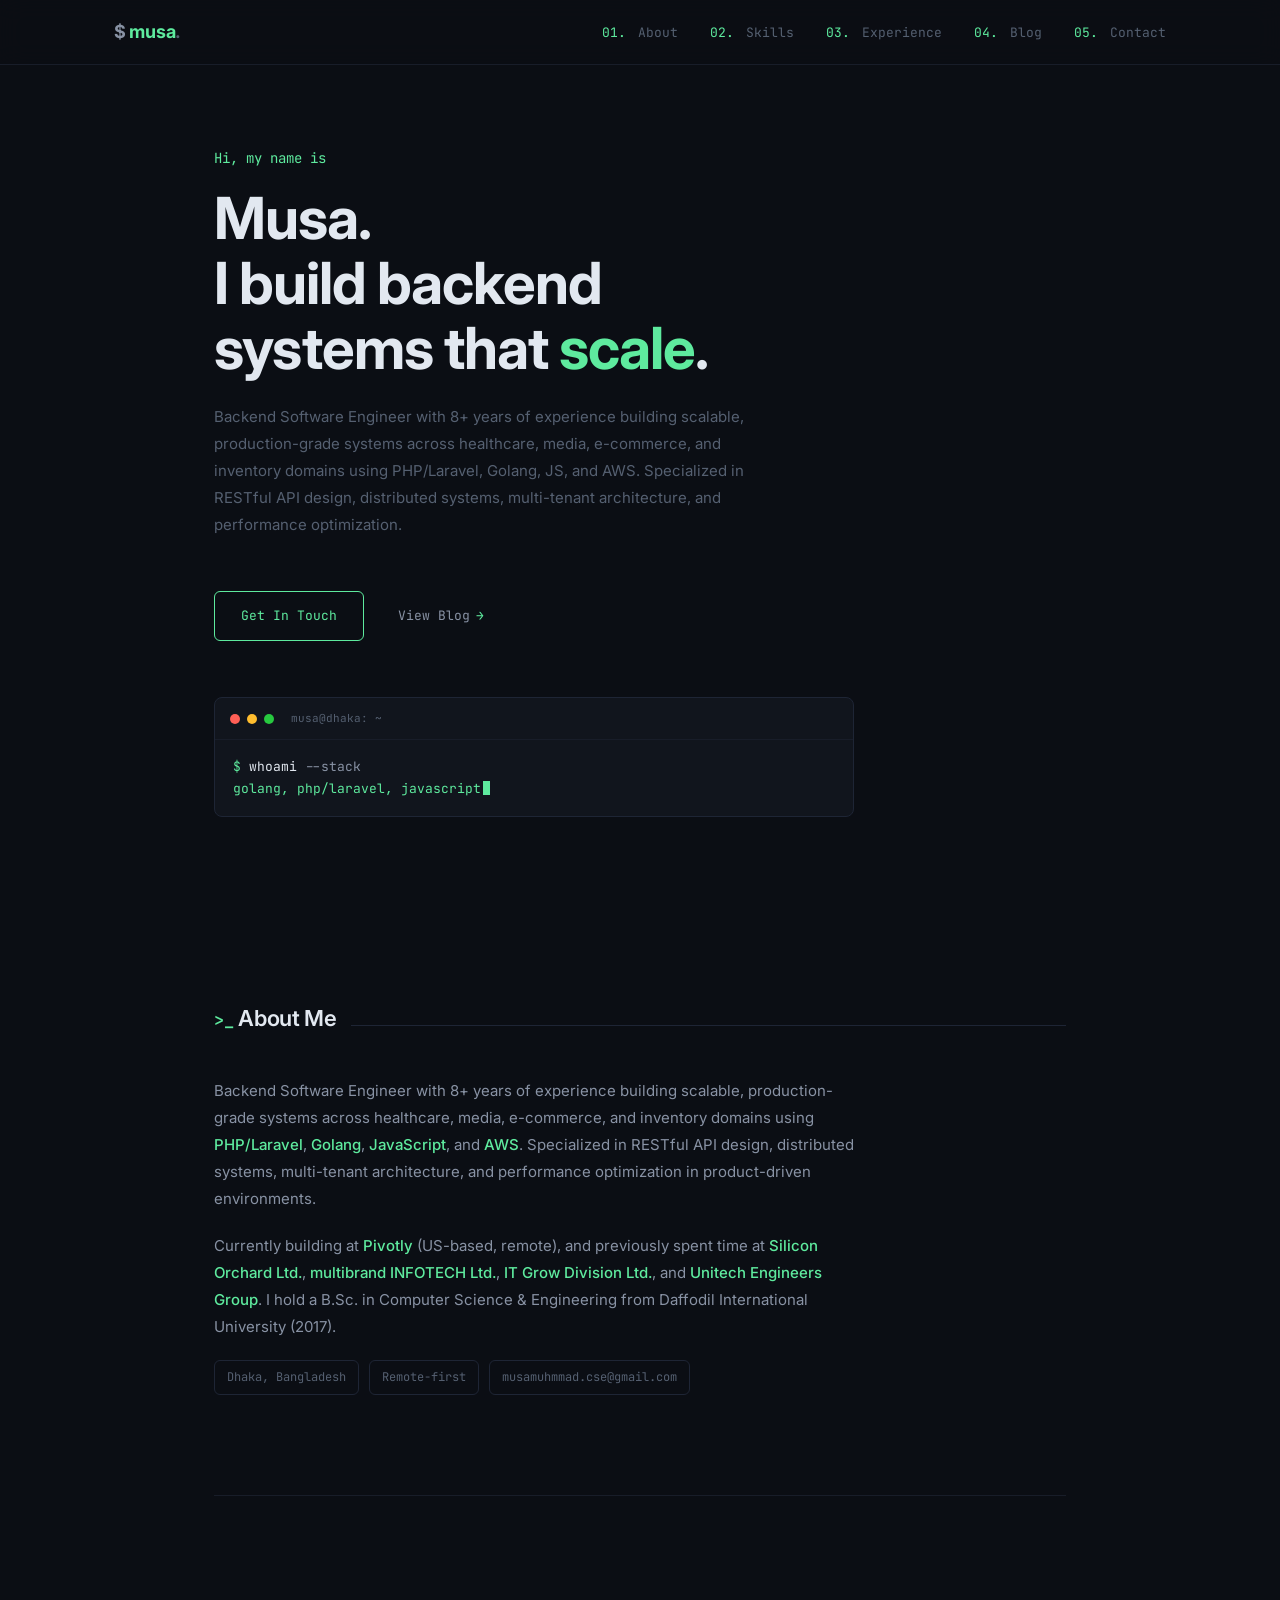
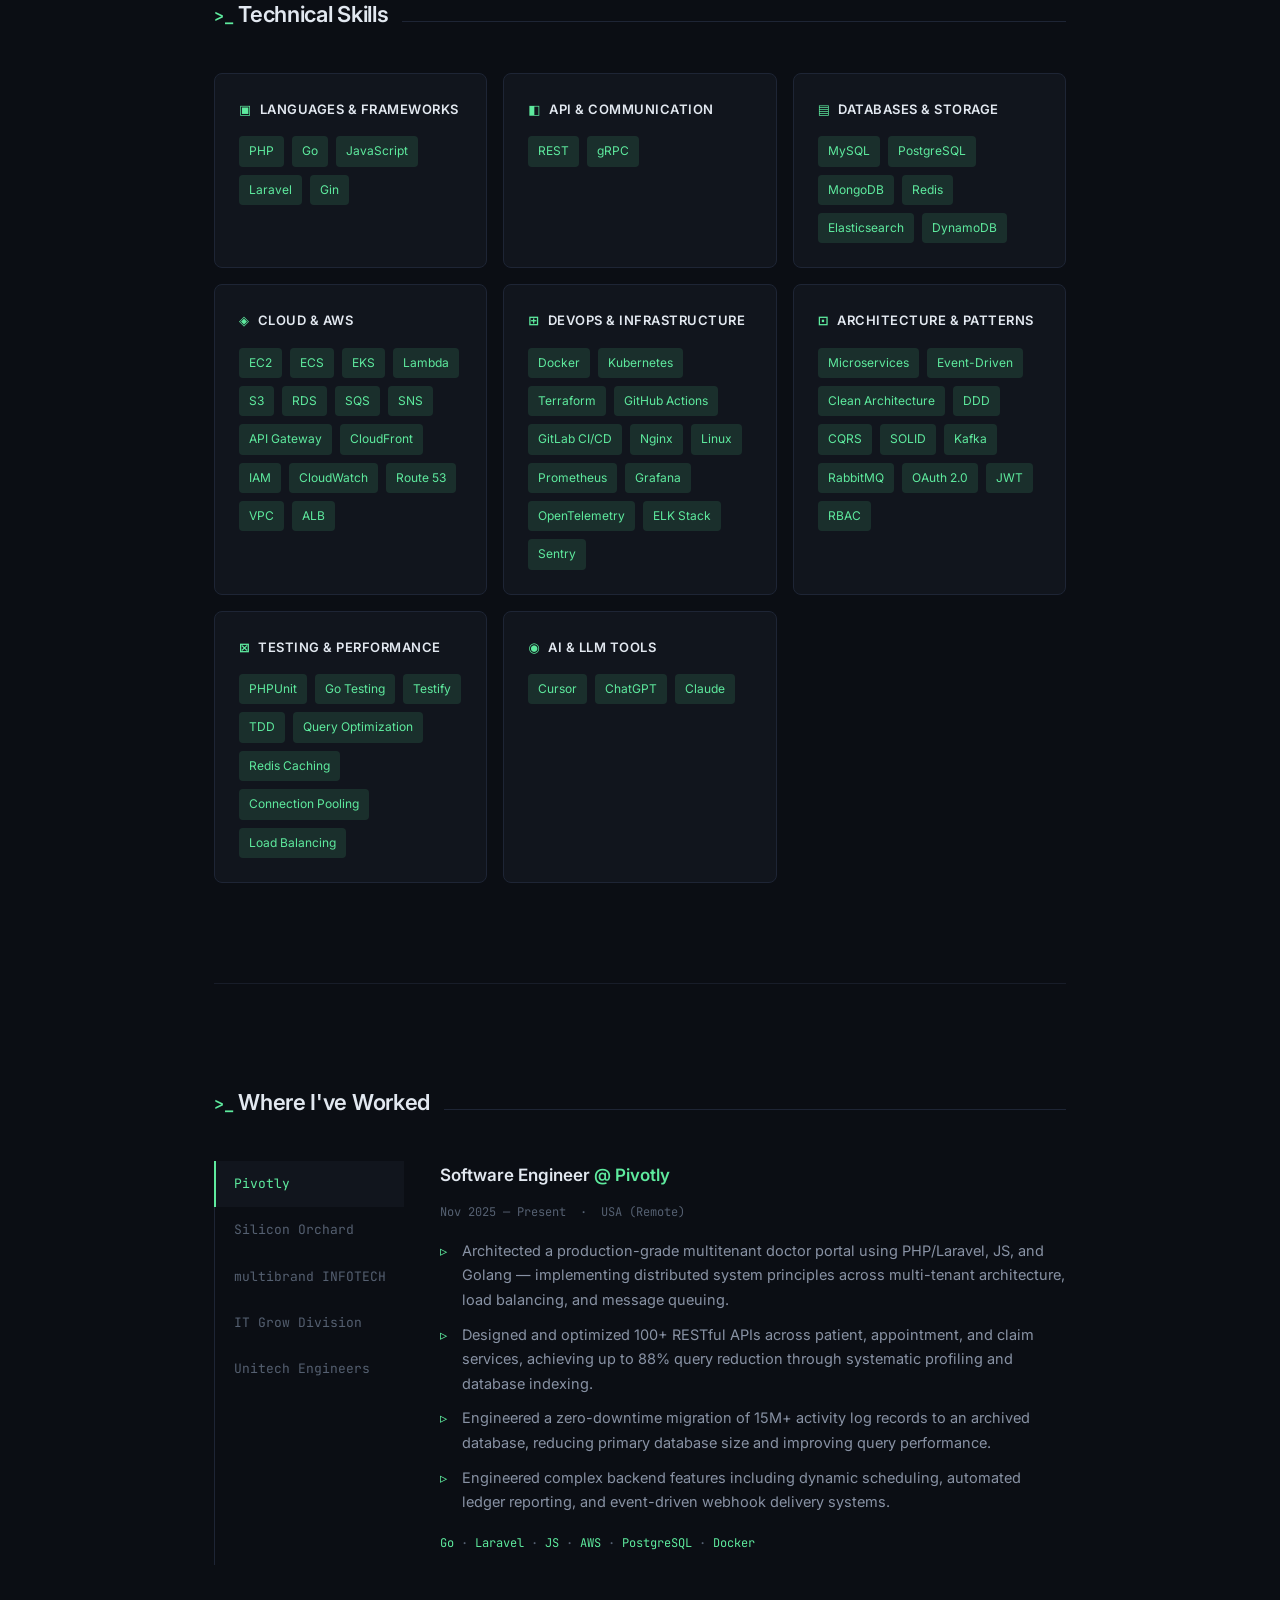
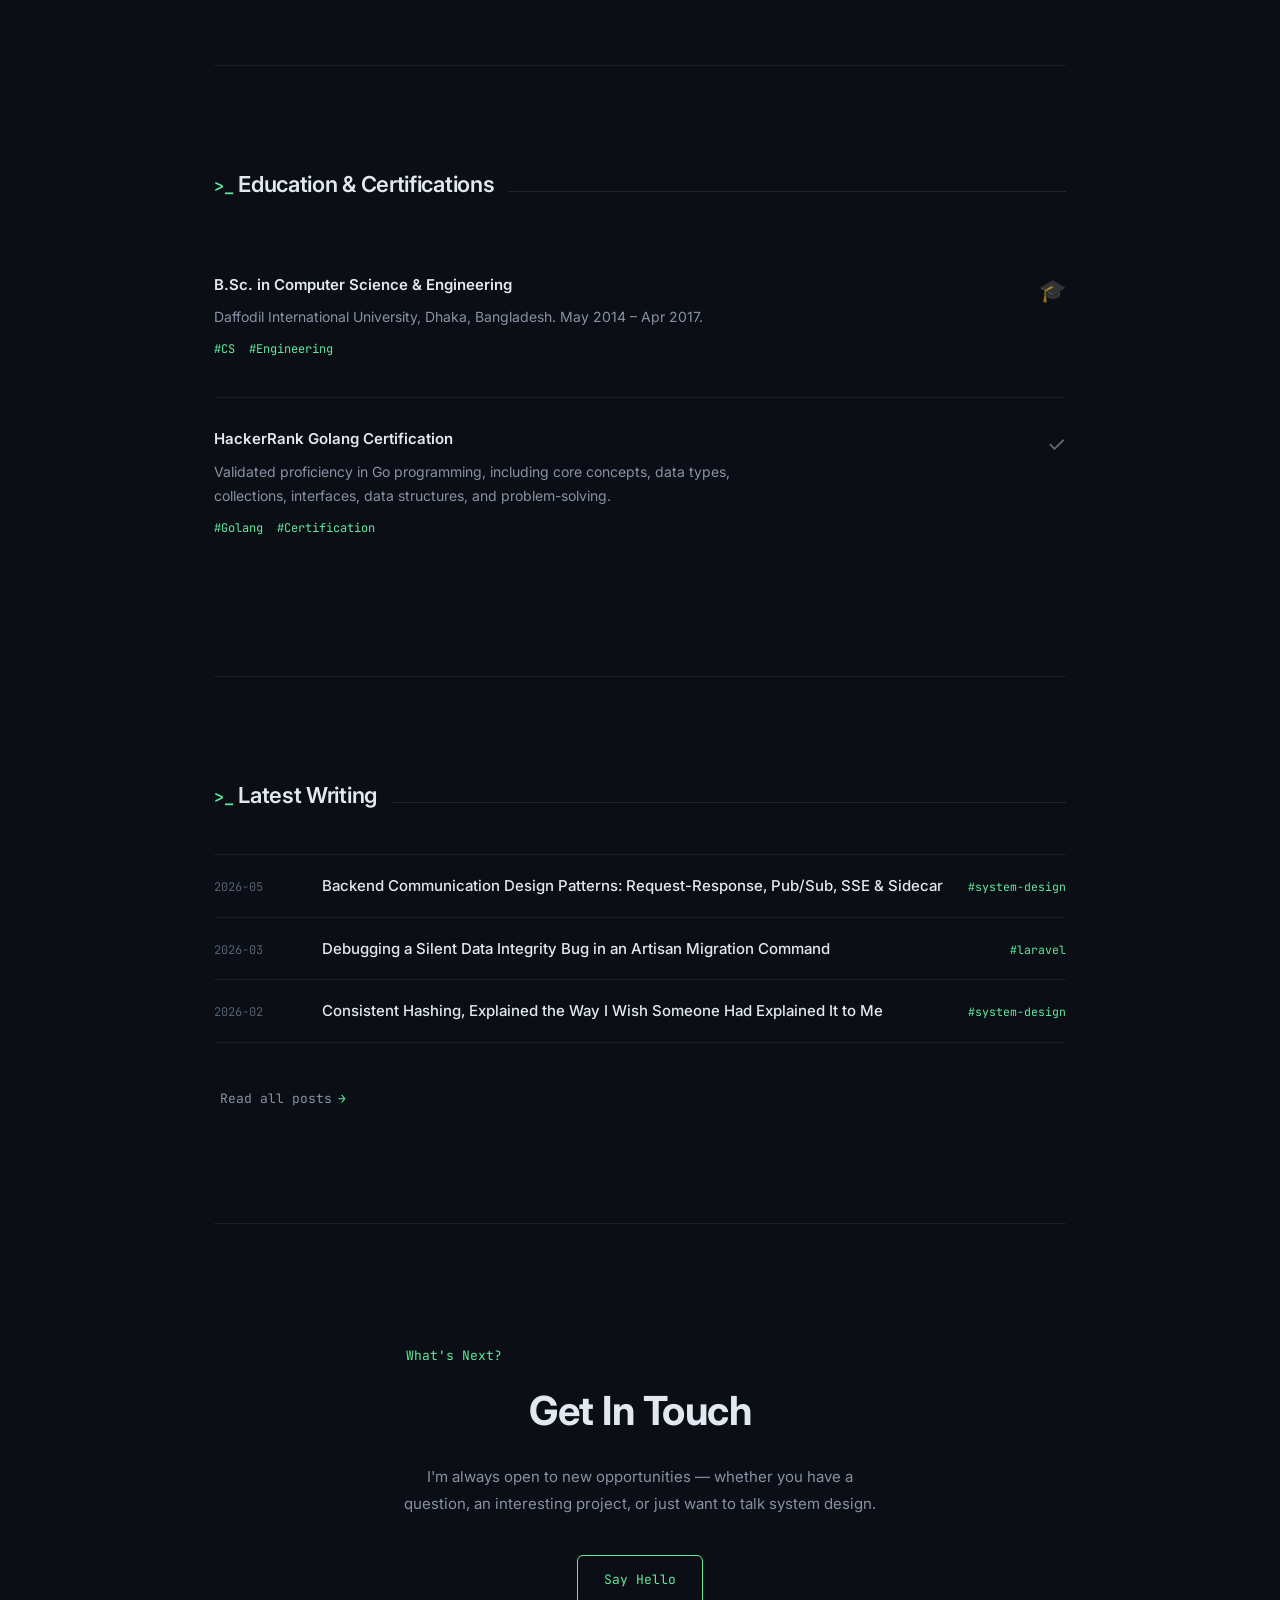
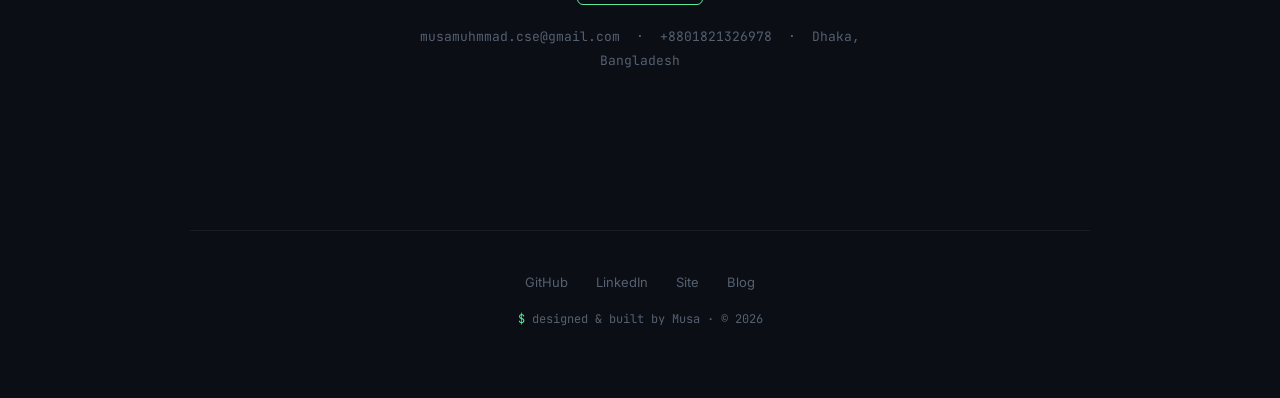
<file: index.html>
<!DOCTYPE html>
<html lang="en">
<head>
<meta charset="UTF-8">
<meta name="viewport" content="width=device-width, initial-scale=1.0">
<title>Musa — Backend Software Engineer</title>
<meta name="description" content="Md. Abu Musa — Backend Software Engineer specializing in PHP/Laravel, Golang, and AWS. 8+ years building scalable backend systems.">
<link rel="preconnect" href="https://fonts.googleapis.com">
<link href="https://fonts.googleapis.com/css2?family=Inter:wght@400;500;600;700&family=JetBrains+Mono:wght@400;500;600;700&display=swap" rel="stylesheet">
<link rel="stylesheet" href="style.css">
</head>
<body>

<header class="site-header">
  <div class="wrap">
    <a href="#" class="logo"><span class="dim">$</span> musa<span style="color:var(--text-dim)">.</span></a>
    <nav>
      <ul class="nav-links">
        <li><a href="#about"><span class="num">01.</span> About</a></li>
        <li><a href="#skills"><span class="num">02.</span> Skills</a></li>
        <li><a href="#experience"><span class="num">03.</span> Experience</a></li>
        <li><a href="blog.html"><span class="num">04.</span> Blog</a></li>
        <li><a href="#contact"><span class="num">05.</span> Contact</a></li>
      </ul>
    </nav>
  </div>
</header>

<main class="wrap">

  <section class="hero" id="home">
    <p class="eyebrow">Hi, my name is</p>
    <h1>Musa.<br>I build backend<br>systems that <span class="accent">scale</span>.</h1>
    <p class="lede">
      Backend Software Engineer with 8+ years of experience building scalable,
      production-grade systems across healthcare, media, e-commerce, and inventory
      domains using PHP/Laravel, Golang, JS, and AWS. Specialized in RESTful API design,
      distributed systems, multi-tenant architecture, and performance optimization.
    </p>
    <div class="cta-row">
      <a href="#contact" class="btn">Get In Touch</a>
      <a href="blog.html" class="btn-ghost">View Blog <span class="arrow">→</span></a>
    </div>

    <div class="terminal">
      <div class="tbar">
        <span class="dot"></span><span class="dot"></span><span class="dot"></span>
        <span class="tlabel">musa@dhaka: ~</span>
      </div>
      <pre><span class="prompt">$</span> <span class="command">whoami</span> --stack
<span data-type='["golang, php\/laravel, javascript","mysql, postgres, mongodb, redis","docker, k8s, terraform, aws"]'></span></pre>
    </div>
  </section>

  <section class="section about" id="about">
    <div class="section-head">
      <h2><span class="prompt-mark">&gt;_</span> About Me</h2>
      <div class="rule"></div>
    </div>
    <p>
      Backend Software Engineer with 8+ years of experience building scalable,
      production-grade systems across healthcare, media, e-commerce, and inventory
      domains using <strong class="hl">PHP/Laravel</strong>, <strong class="hl">Golang</strong>,
      <strong class="hl">JavaScript</strong>, and <strong class="hl">AWS</strong>.
      Specialized in RESTful API design, distributed systems, multi-tenant architecture,
      and performance optimization in product-driven environments.
    </p>
    <p>
      Currently building at <strong class="hl">Pivotly</strong> (US-based, remote),
      and previously spent time at <strong class="hl">Silicon Orchard Ltd.</strong>,
      <strong class="hl">multibrand INFOTECH Ltd.</strong>,
      <strong class="hl">IT Grow Division Ltd.</strong>, and
      <strong class="hl">Unitech Engineers Group</strong>. I hold a B.Sc. in Computer
      Science &amp; Engineering from Daffodil International University (2017).
    </p>
    <div class="badges">
      <span class="badge">Dhaka, Bangladesh</span>
      <span class="badge">Remote-first</span>
      <span class="badge">musamuhmmad.cse@gmail.com</span>
    </div>
  </section>

  <section class="section" id="skills">
    <div class="section-head">
      <h2><span class="prompt-mark">&gt;_</span> Technical Skills</h2>
      <div class="rule"></div>
    </div>
    <div class="skill-grid">
      <div class="skill-card">
        <h3><span class="ico">▣</span> Languages &amp; Frameworks</h3>
        <div class="chip-row">
          <span class="chip">PHP</span><span class="chip">Go</span><span class="chip">JavaScript</span>
          <span class="chip">Laravel</span><span class="chip">Gin</span>
        </div>
      </div>
      <div class="skill-card">
        <h3><span class="ico">◧</span> API &amp; Communication</h3>
        <div class="chip-row">
          <span class="chip">REST</span><span class="chip">gRPC</span>
        </div>
      </div>
      <div class="skill-card">
        <h3><span class="ico">▤</span> Databases &amp; Storage</h3>
        <div class="chip-row">
          <span class="chip">MySQL</span><span class="chip">PostgreSQL</span><span class="chip">MongoDB</span>
          <span class="chip">Redis</span><span class="chip">Elasticsearch</span><span class="chip">DynamoDB</span>
        </div>
      </div>
      <div class="skill-card">
        <h3><span class="ico">◈</span> Cloud &amp; AWS</h3>
        <div class="chip-row">
          <span class="chip">EC2</span><span class="chip">ECS</span><span class="chip">EKS</span>
          <span class="chip">Lambda</span><span class="chip">S3</span><span class="chip">RDS</span>
          <span class="chip">SQS</span><span class="chip">SNS</span><span class="chip">API Gateway</span>
          <span class="chip">CloudFront</span><span class="chip">IAM</span><span class="chip">CloudWatch</span>
          <span class="chip">Route 53</span><span class="chip">VPC</span><span class="chip">ALB</span>
        </div>
      </div>
      <div class="skill-card">
        <h3><span class="ico">⊞</span> DevOps &amp; Infrastructure</h3>
        <div class="chip-row">
          <span class="chip">Docker</span><span class="chip">Kubernetes</span><span class="chip">Terraform</span>
          <span class="chip">GitHub Actions</span><span class="chip">GitLab CI/CD</span><span class="chip">Nginx</span>
          <span class="chip">Linux</span><span class="chip">Prometheus</span><span class="chip">Grafana</span>
          <span class="chip">OpenTelemetry</span><span class="chip">ELK Stack</span><span class="chip">Sentry</span>
        </div>
      </div>
      <div class="skill-card">
        <h3><span class="ico">⊡</span> Architecture &amp; Patterns</h3>
        <div class="chip-row">
          <span class="chip">Microservices</span><span class="chip">Event-Driven</span><span class="chip">Clean Architecture</span>
          <span class="chip">DDD</span><span class="chip">CQRS</span><span class="chip">SOLID</span>
          <span class="chip">Kafka</span><span class="chip">RabbitMQ</span><span class="chip">OAuth 2.0</span>
          <span class="chip">JWT</span><span class="chip">RBAC</span>
        </div>
      </div>
      <div class="skill-card">
        <h3><span class="ico">⊠</span> Testing &amp; Performance</h3>
        <div class="chip-row">
          <span class="chip">PHPUnit</span><span class="chip">Go Testing</span><span class="chip">Testify</span>
          <span class="chip">TDD</span><span class="chip">Query Optimization</span><span class="chip">Redis Caching</span>
          <span class="chip">Connection Pooling</span><span class="chip">Load Balancing</span>
        </div>
      </div>
      <div class="skill-card">
        <h3><span class="ico">◉</span> AI &amp; LLM Tools</h3>
        <div class="chip-row">
          <span class="chip">Cursor</span><span class="chip">ChatGPT</span><span class="chip">Claude</span>
        </div>
      </div>
    </div>
  </section>

  <section class="section" id="experience">
    <div class="section-head">
      <h2><span class="prompt-mark">&gt;_</span> Where I've Worked</h2>
      <div class="rule"></div>
    </div>
    <div class="exp">
      <ul class="exp-tabs">
        <li class="active" data-target="pane-pivotly">Pivotly</li>
        <li data-target="pane-silicon">Silicon Orchard</li>
        <li data-target="pane-multibrand">multibrand INFOTECH</li>
        <li data-target="pane-itgrow">IT Grow Division</li>
        <li data-target="pane-unitech">Unitech Engineers</li>
      </ul>
      <div class="exp-panel">
        <div class="exp-pane active" id="pane-pivotly">
          <h3>Software Engineer <span class="at">@ Pivotly</span></h3>
          <p class="dates">Nov 2025 — Present &nbsp;·&nbsp; USA (Remote)</p>
          <ul>
            <li>Architected a production-grade multitenant doctor portal using PHP/Laravel, JS, and Golang — implementing distributed system principles across multi-tenant architecture, load balancing, and message queuing.</li>
            <li>Designed and optimized 100+ RESTful APIs across patient, appointment, and claim services, achieving up to 88% query reduction through systematic profiling and database indexing.</li>
            <li>Engineered a zero-downtime migration of 15M+ activity log records to an archived database, reducing primary database size and improving query performance.</li>
            <li>Engineered complex backend features including dynamic scheduling, automated ledger reporting, and event-driven webhook delivery systems.</li>
          </ul>
          <p class="stack"><span>Go</span> · <span>Laravel</span> · <span>JS</span> · <span>AWS</span> · <span>PostgreSQL</span> · <span>Docker</span></p>
        </div>
        <div class="exp-pane" id="pane-silicon">
          <h3>Software Engineer <span class="at">@ Silicon Orchard Ltd.</span></h3>
          <p class="dates">Nov 2021 — Oct 2025 &nbsp;·&nbsp; Dhaka, Bangladesh</p>
          <ul>
            <li>Built and optimized RESTful APIs for a video platform and an AI-driven B2B media discovery platform, integrating Redis caching, AWS S3 for media storage/streaming, and Amazon Comprehend for automated metadata extraction and content classification.</li>
            <li>Developed core HR management system modules including payroll processing, employee lifecycle management, and role-based access control; managed payroll for 100+ employees.</li>
            <li>Contributed to backend development of an e-commerce platform, building scalable RESTful APIs with a focus on clean architecture and maintainability.</li>
          </ul>
          <p class="stack"><span>PHP</span> · <span>Laravel</span> · <span>AWS</span> · <span>Redis</span> · <span>PostgreSQL</span></p>
        </div>
        <div class="exp-pane" id="pane-multibrand">
          <h3>Full Stack Developer <span class="at">@ multibrand INFOTECH Ltd.</span></h3>
          <p class="dates">Dec 2019 — May 2020 &nbsp;·&nbsp; Dhaka, Bangladesh</p>
          <ul>
            <li>Built and delivered backend-heavy web applications using PHP and PostgreSQL, including a server-side version check system that triggers automatic client updates on first daily login for zero-touch software rollouts across all users.</li>
          </ul>
          <p class="stack"><span>PHP</span> · <span>PostgreSQL</span> · <span>JavaScript</span></p>
        </div>
        <div class="exp-pane" id="pane-itgrow">
          <h3>Programmer <span class="at">@ IT Grow Division Ltd.</span></h3>
          <p class="dates">May 2018 — Jun 2019 &nbsp;·&nbsp; Dhaka, Bangladesh</p>
          <ul>
            <li>Contributed to the backend development of a trading platform supporting 20,000+ daily active users, improving system stability and reliability while delivering new feature modules and bug fixes.</li>
          </ul>
          <p class="stack"><span>PHP</span> · <span>MySQL</span></p>
        </div>
        <div class="exp-pane" id="pane-unitech">
          <h3>Web Developer <span class="at">@ Unitech Engineers Group</span></h3>
          <p class="dates">Jan 2016 — Mar 2018 &nbsp;·&nbsp; Dhaka, Bangladesh</p>
          <ul>
            <li>Built and maintained diverse web applications including e-commerce platforms, POS systems, and corporate websites — notably an Education Management System (EMS) that served 3,000+ students.</li>
          </ul>
          <p class="stack"><span>PHP</span> · <span>MySQL</span> · <span>JavaScript</span></p>
        </div>
      </div>
    </div>
  </section>

  <section class="section" id="certifications">
    <div class="section-head">
      <h2><span class="prompt-mark">&gt;_</span> Education &amp; Certifications</h2>
      <div class="rule"></div>
    </div>
    <div class="cert-list">
      <div class="cert">
        <div>
          <h3>B.Sc. in Computer Science &amp; Engineering</h3>
          <p>Daffodil International University, Dhaka, Bangladesh. May 2014 – Apr 2017.</p>
          <p class="tags">#CS &nbsp;#Engineering</p>
        </div>
        <div class="ico">🎓</div>
      </div>
      <div class="cert">
        <div>
          <h3>HackerRank Golang Certification</h3>
          <p>Validated proficiency in Go programming, including core concepts, data types, collections, interfaces, data structures, and problem-solving.</p>
          <p class="tags">#Golang &nbsp;#Certification</p>
        </div>
        <div class="ico">✓</div>
      </div>
    </div>
  </section>

  <section class="section" id="blog-preview">
    <div class="section-head">
      <h2><span class="prompt-mark">&gt;_</span> Latest Writing</h2>
      <div class="rule"></div>
    </div>
    <div class="blog-preview-list">
      <div class="bp-row">
        <span class="bp-date">2026-05</span>
        <a class="bp-title" href="blog.html">Backend Communication Design Patterns: Request-Response, Pub/Sub, SSE &amp; Sidecar</a>
        <span class="bp-tag">#system-design</span>
      </div>
      <div class="bp-row">
        <span class="bp-date">2026-03</span>
        <a class="bp-title" href="blog.html">Debugging a Silent Data Integrity Bug in an Artisan Migration Command</a>
        <span class="bp-tag">#laravel</span>
      </div>
      <div class="bp-row">
        <span class="bp-date">2026-02</span>
        <a class="bp-title" href="blog.html">Consistent Hashing, Explained the Way I Wish Someone Had Explained It to Me</a>
        <span class="bp-tag">#system-design</span>
      </div>
    </div>
    <a href="blog.html" class="btn-ghost view-all">Read all posts <span class="arrow">→</span></a>
  </section>

  <section class="section contact" id="contact">
    <p class="eyebrow">What's Next?</p>
    <h2>Get In Touch</h2>
    <p>
      I'm always open to new opportunities — whether you have a question,
      an interesting project, or just want to talk system design.
    </p>
    <a href="mailto:musamuhmmad.cse@gmail.com" class="btn">Say Hello</a>
    <p style="margin-top:20px; font-size:13px; color:var(--text-dim); font-family:var(--mono);">
      musamuhmmad.cse@gmail.com &nbsp;·&nbsp; +8801821326978 &nbsp;·&nbsp; Dhaka, Bangladesh
    </p>
  </section>

</main>

<footer class="site-footer wrap">
  <div class="footer-links">
    <a href="https://github.com/musamuhammad-cse" target="_blank" rel="noopener">GitHub</a>
    <a href="https://linkedin.com/in/musamuhammad-cse" target="_blank" rel="noopener">LinkedIn</a>
    <a href="https://musamuhammad-cse.github.io" target="_blank" rel="noopener">Site</a>
    <a href="blog.html">Blog</a>
  </div>
  <p class="footer-note"><span class="prompt">$</span> designed &amp; built by Musa · © 2026</p>
</footer>

<script src="script.js"></script>
</body>
</html>
</file>
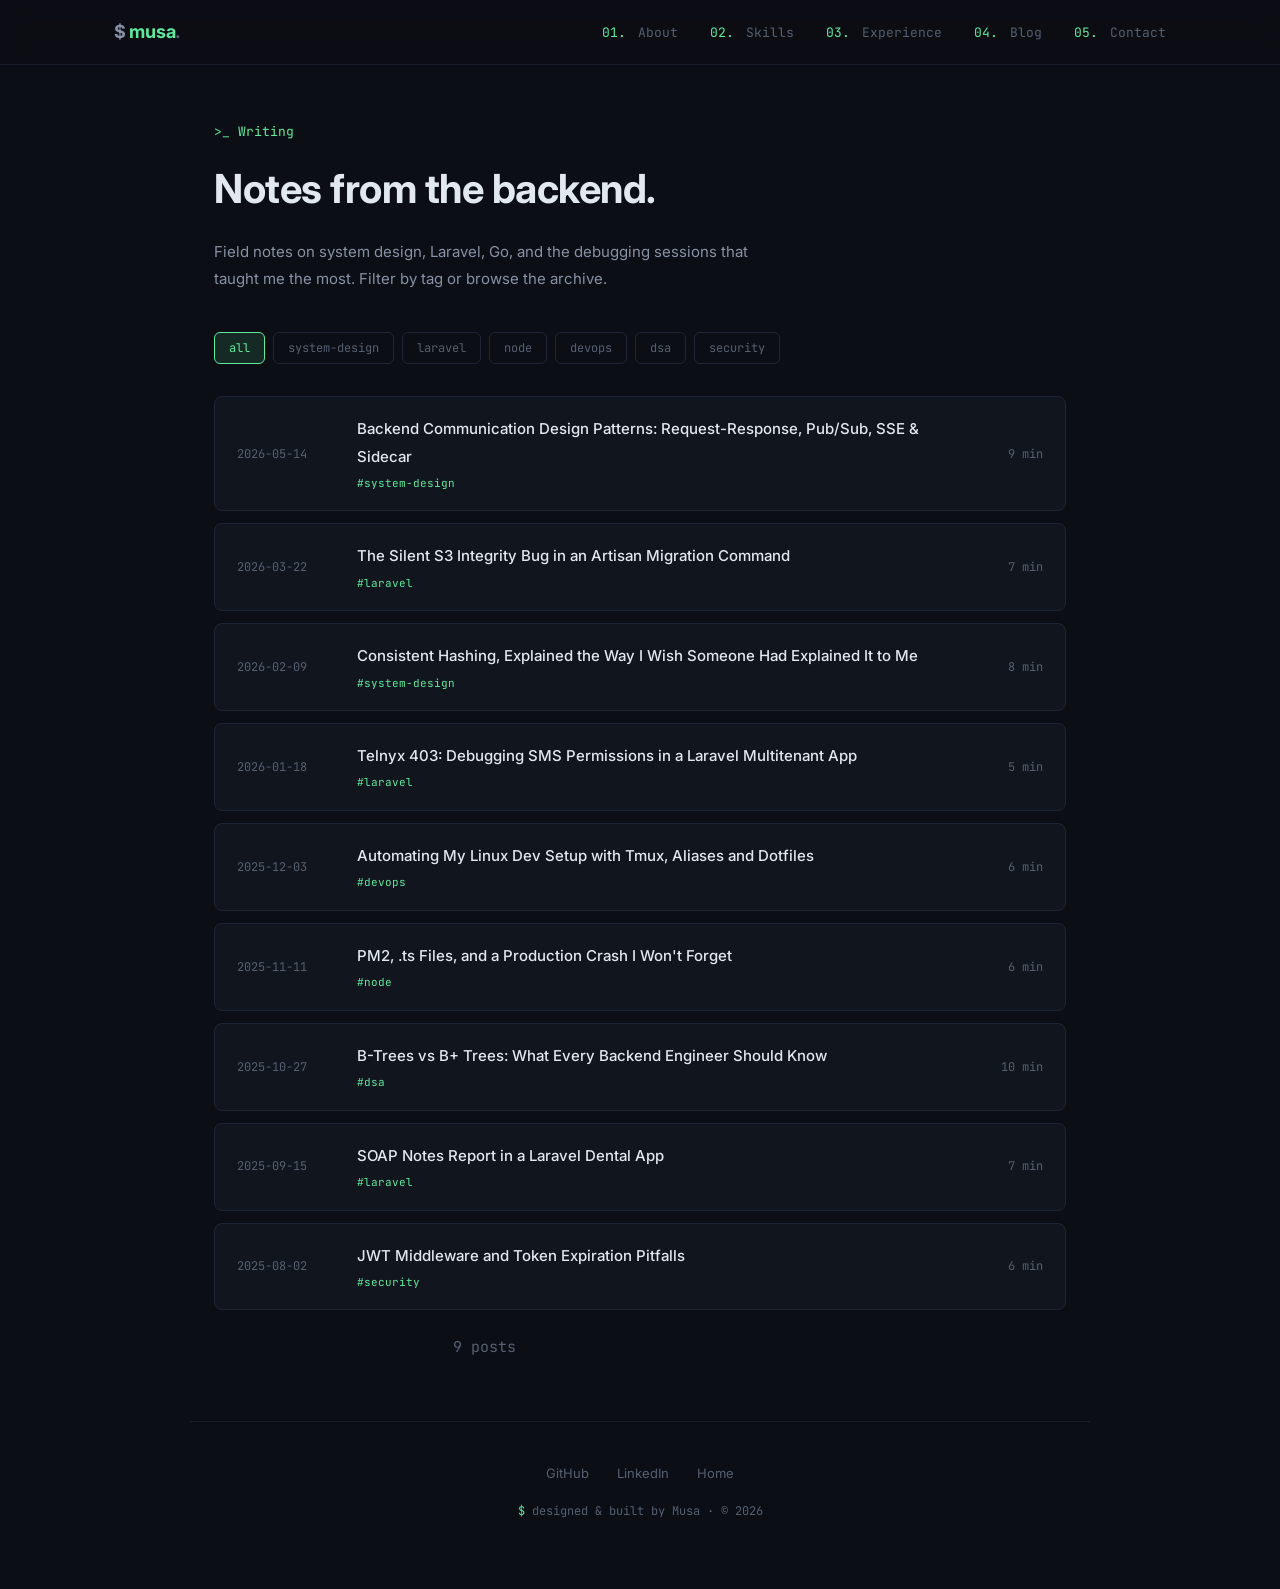
<file: blog.html>
<!DOCTYPE html>
<html lang="en">
<head>
<meta charset="UTF-8">
<meta name="viewport" content="width=device-width, initial-scale=1.0">
<title>Blog — Musa</title>
<meta name="description" content="Writing on backend engineering, system design, Laravel, and DevOps by Musa.">
<link rel="preconnect" href="https://fonts.googleapis.com">
<link href="https://fonts.googleapis.com/css2?family=Inter:wght@400;500;600;700&family=JetBrains+Mono:wght@400;500;600;700&display=swap" rel="stylesheet">
<link rel="stylesheet" href="style.css">
</head>
<body>

<header class="site-header">
  <div class="wrap">
    <a href="index.html" class="logo"><span class="dim">$</span> musa<span style="color:var(--text-dim)">.</span></a>
    <nav>
      <ul class="nav-links">
        <li><a href="index.html#about"><span class="num">01.</span> About</a></li>
        <li><a href="index.html#skills"><span class="num">02.</span> Skills</a></li>
        <li><a href="index.html#experience"><span class="num">03.</span> Experience</a></li>
        <li><a href="blog.html"><span class="num">04.</span> Blog</a></li>
        <li><a href="index.html#contact"><span class="num">05.</span> Contact</a></li>
      </ul>
    </nav>
  </div>
</header>

<main class="wrap">

  <section class="blog-hero">
    <p class="eyebrow">&gt;_ Writing</p>
    <h1>Notes from the backend.</h1>
    <p>
      Field notes on system design, Laravel, Go, and the debugging sessions
      that taught me the most. Filter by tag or browse the archive.
    </p>

    <div class="filter-row">
      <button class="filter-chip active" data-tag="all">all</button>
      <button class="filter-chip" data-tag="system-design">system-design</button>
      <button class="filter-chip" data-tag="laravel">laravel</button>
      <button class="filter-chip" data-tag="node">node</button>
      <button class="filter-chip" data-tag="devops">devops</button>
      <button class="filter-chip" data-tag="dsa">dsa</button>
      <button class="filter-chip" data-tag="security">security</button>
    </div>

    <div class="blog-card-grid">

      <article class="blog-card" data-tags="system-design">
        <span class="card-date">2026-05-14</span>
        <div>
          <a class="card-title" href="#">Backend Communication Design Patterns: Request-Response, Pub/Sub, SSE &amp; Sidecar</a>
          <div class="card-tags">
            <span class="card-tag">#system-design</span>
          </div>
        </div>
        <span class="card-meta">9 min</span>
      </article>

      <article class="blog-card" data-tags="laravel">
        <span class="card-date">2026-03-22</span>
        <div>
          <a class="card-title" href="#">The Silent S3 Integrity Bug in an Artisan Migration Command</a>
          <div class="card-tags">
            <span class="card-tag">#laravel</span>
          </div>
        </div>
        <span class="card-meta">7 min</span>
      </article>

      <article class="blog-card" data-tags="system-design">
        <span class="card-date">2026-02-09</span>
        <div>
          <a class="card-title" href="#">Consistent Hashing, Explained the Way I Wish Someone Had Explained It to Me</a>
          <div class="card-tags">
            <span class="card-tag">#system-design</span>
          </div>
        </div>
        <span class="card-meta">8 min</span>
      </article>

      <article class="blog-card" data-tags="laravel devops">
        <span class="card-date">2026-01-18</span>
        <div>
          <a class="card-title" href="#">Telnyx 403: Debugging SMS Permissions in a Laravel Multitenant App</a>
          <div class="card-tags">
            <span class="card-tag">#laravel</span>
          </div>
        </div>
        <span class="card-meta">5 min</span>
      </article>

      <article class="blog-card" data-tags="devops">
        <span class="card-date">2025-12-03</span>
        <div>
          <a class="card-title" href="#">Automating My Linux Dev Setup with Tmux, Aliases and Dotfiles</a>
          <div class="card-tags">
            <span class="card-tag">#devops</span>
          </div>
        </div>
        <span class="card-meta">6 min</span>
      </article>

      <article class="blog-card" data-tags="node">
        <span class="card-date">2025-11-11</span>
        <div>
          <a class="card-title" href="#">PM2, .ts Files, and a Production Crash I Won't Forget</a>
          <div class="card-tags">
            <span class="card-tag">#node</span>
          </div>
        </div>
        <span class="card-meta">6 min</span>
      </article>

      <article class="blog-card" data-tags="dsa">
        <span class="card-date">2025-10-27</span>
        <div>
          <a class="card-title" href="#">B-Trees vs B+ Trees: What Every Backend Engineer Should Know</a>
          <div class="card-tags">
            <span class="card-tag">#dsa</span>
          </div>
        </div>
        <span class="card-meta">10 min</span>
      </article>

      <article class="blog-card" data-tags="laravel">
        <span class="card-date">2025-09-15</span>
        <div>
          <a class="card-title" href="#">SOAP Notes Report in a Laravel Dental App</a>
          <div class="card-tags">
            <span class="card-tag">#laravel</span>
          </div>
        </div>
        <span class="card-meta">7 min</span>
      </article>

      <article class="blog-card" data-tags="security">
        <span class="card-date">2025-08-02</span>
        <div>
          <a class="card-title" href="#">JWT Middleware and Token Expiration Pitfalls</a>
          <div class="card-tags">
            <span class="card-tag">#security</span>
          </div>
        </div>
        <span class="card-meta">6 min</span>
      </article>

    </div>

    <p class="blog-summary">9 posts</p>
  </section>

</main>

<footer class="site-footer wrap">
  <div class="footer-links">
    <a href="https://github.com/musamuhammad-cse" target="_blank" rel="noopener">GitHub</a>
    <a href="https://linkedin.com/in/musamuhammad-cse" target="_blank" rel="noopener">LinkedIn</a>
    <a href="index.html">Home</a>
  </div>
  <p class="footer-note"><span class="prompt">$</span> designed &amp; built by Musa · © 2026</p>
</footer>

<script src="script.js"></script>
</body>
</html>
</file>
<file: style.css>
:root {
  --bg:            #0b0e14;
  --surface:       #11151d;
  --surface-hover: #171c28;
  --border:        #1e2535;
  --border-soft:   #181d29;
  --text-bright:   #e2e8f0;
  --text-body:     #8892a4;
  --text-dim:      #556071;
  --accent:        #5eea9e;
  --accent-dim:    rgba(94,234,158,0.12);
  --accent-glow:   rgba(94,234,158,0.06);
  --amber:         #e3b341;

  --sans: "Inter", system-ui, -apple-system, sans-serif;
  --mono: "JetBrains Mono", "Fira Code", ui-monospace, monospace;

  --maxw: 900px;
  --pad: 24px;
}

*{ box-sizing:border-box; }
html{ scroll-behavior:smooth; }
html,body{ margin:0; padding:0; }

body{
  background:var(--bg);
  color:var(--text-body);
  font-family:var(--sans);
  font-size:16px;
  line-height:1.7;
  -webkit-font-smoothing:antialiased;
}

@media (prefers-reduced-motion:reduce){
  *{ animation-duration:0.001ms !important; animation-iteration-count:1 !important; transition-duration:0.001ms !important; scroll-behavior:auto !important; }
}

::selection{ background:var(--accent-dim); color:var(--accent); }

a{ color:var(--accent); text-decoration:none; transition:color .2s; }
a:hover{ color:var(--text-bright); }

:focus-visible{
  outline:2px solid var(--accent); outline-offset:3px; border-radius:4px;
}

.wrap{ max-width:var(--maxw); margin:0 auto; padding:0 var(--pad); }

/* ---------- Header ---------- */
.site-header{
  position:fixed; top:0; left:0; right:0; z-index:100;
  background:rgba(11,14,20,0.82);
  backdrop-filter:blur(12px);
  border-bottom:1px solid var(--border-soft);
}
.site-header .wrap{
  max-width:1100px;
  display:flex; align-items:center; justify-content:space-between;
  height:64px;
}
.logo{
  color:var(--accent); font-weight:700; font-size:18px; letter-spacing:-0.3px;
  font-family:var(--sans);
}
.logo .dim{ color:var(--text-body); }
.nav-links{ display:flex; gap:32px; list-style:none; margin:0; padding:0; }
.nav-links a{
  color:var(--text-dim); font-size:13px; font-family:var(--mono);
  position:relative; padding-bottom:2px;
}
.nav-links a .num{ color:var(--accent); margin-right:4px; }
.nav-links a::after{
  content:''; position:absolute; bottom:-2px; left:0; width:0; height:1px;
  background:var(--accent); transition:width .25s ease;
}
.nav-links a:hover{ color:var(--text-bright); }
.nav-links a:hover::after,
.nav-links a.current::after{ width:100%; }
.nav-toggle{ display:none; }

/* ---------- Buttons ---------- */
.btn{
  display:inline-flex; align-items:center; gap:8px;
  font-family:var(--mono); font-size:13px;
  padding:13px 26px;
  border:1px solid var(--accent);
  color:var(--accent);
  border-radius:6px;
  background:transparent;
  cursor:pointer;
  transition:background .25s ease, color .25s ease, transform .15s ease, box-shadow .25s;
  box-shadow:0 0 0 0 var(--accent-dim);
}
.btn:hover{
  background:var(--accent-dim);
  color:var(--accent);
  transform:translateY(-2px);
  box-shadow:0 6px 24px var(--accent-dim);
}
.btn-ghost{
  border-color:transparent; color:var(--text-body);
  padding:13px 6px; font-family:var(--mono); font-size:13px;
  display:inline-flex; align-items:center; gap:6px;
  transition:color .2s, gap .2s;
}
.btn-ghost .arrow{ color:var(--accent); }
.btn-ghost:hover{ color:var(--text-bright); gap:10px; }

/* ---------- Hero ---------- */
.hero{
  min-height:100vh;
  display:flex; flex-direction:column; justify-content:center;
  padding-top:64px;
}
.hero .eyebrow{ color:var(--accent); font-size:14px; margin:0 0 16px; font-family:var(--mono); }
.hero h1{
  font-size:clamp(36px,5.5vw,58px); line-height:1.12; color:var(--text-bright);
  margin:0; font-weight:700;
  letter-spacing:-1px;
}
.hero h1 .accent{ color:var(--accent); }
.hero .lede{
  max-width:560px; margin-top:22px; font-size:15px; color:var(--text-dim);
  line-height:1.8;
}
.hero .cta-row{ display:flex; align-items:center; gap:28px; margin-top:38px; }

/* ---------- Terminal -- hero ---------- */
.terminal{
  margin-top:56px;
  border:1px solid var(--border);
  border-radius:8px;
  background:var(--surface);
  overflow:hidden;
  max-width:640px;
  transition:box-shadow .3s;
}
.terminal:hover{ box-shadow:0 4px 32px rgba(0,0,0,.3); }
.terminal .tbar{
  display:flex; gap:7px; align-items:center;
  padding:11px 15px; border-bottom:1px solid var(--border-soft);
}
.terminal .dot{ width:10px; height:10px; border-radius:50%; background:#232b3a; }
.terminal .dot:nth-child(1){ background:#ff5f56; }
.terminal .dot:nth-child(2){ background:#ffbd2e; }
.terminal .dot:nth-child(3){ background:#27c93f; }
.terminal .tlabel{
  margin-left:10px; font-size:11px; color:var(--text-dim); font-family:var(--mono);
}
.terminal pre{
  margin:0; padding:16px 18px; font-size:13px; color:var(--text-body);
  overflow-x:auto; white-space:pre; font-family:var(--mono);
}
.terminal .prompt{ color:var(--accent); }
.terminal .command{ color:var(--text-bright); }
.terminal .out{ color:var(--accent); }
.caret{
  display:inline-block; width:7px; height:14px; background:var(--accent);
  margin-left:2px; animation:blink 1s step-end infinite; vertical-align:-2px;
}
@keyframes blink{ 50%{ opacity:0; } }

/* ---------- Section ---------- */
.section{ padding:100px 0; }
.section+.section{ border-top:1px solid var(--border-soft); }
.section-head{
  display:flex; align-items:baseline; gap:14px; margin-bottom:40px;
}
.section-head h2{
  font-size:22px; color:var(--text-bright); margin:0; white-space:nowrap;
  font-weight:600; letter-spacing:-0.3px;
}
.section-head .prompt-mark{ color:var(--accent); font-family:var(--mono); font-size:17px; }
.section-head .rule{ flex:1; height:1px; background:var(--border); }

/* ---------- About ---------- */
.about p{ font-size:15px; margin:0 0 20px; max-width:640px; line-height:1.8; }
.about strong.hl{ color:var(--accent); font-weight:500; }
.about .badges{ display:flex; gap:10px; flex-wrap:wrap; margin-top:12px; }
.badge{
  font-size:12px; padding:6px 12px; border:1px solid var(--border);
  border-radius:6px; color:var(--text-dim); font-family:var(--mono);
}

/* ---------- Skills ---------- */
.skill-grid{
  display:grid; grid-template-columns:repeat(3,1fr); gap:16px;
}
.skill-card{
  background:var(--surface); border:1px solid var(--border);
  border-radius:8px; padding:24px;
  transition:border-color .25s, transform .2s, box-shadow .25s;
}
.skill-card:hover{
  border-color:var(--accent-dim);
  transform:translateY(-2px);
  box-shadow:0 8px 30px rgba(0,0,0,.2);
}
.skill-card h3{
  font-size:13px; color:var(--text-bright); margin:0 0 16px;
  display:flex; align-items:center; gap:8px; font-weight:600;
  text-transform:uppercase; letter-spacing:0.5px;
}
.skill-card h3 .ico{ color:var(--accent); }
.chip-row{ display:flex; gap:8px; flex-wrap:wrap; }
.chip{
  font-size:12px; padding:5px 10px; border-radius:4px;
  background:var(--accent-dim); color:var(--accent);
}

/* ---------- Experience ---------- */
.exp{ display:flex; gap:0; }
.exp-tabs{
  list-style:none; margin:0; padding:0; min-width:170px;
  border-left:1px solid var(--border);
}
.exp-tabs li{
  padding:12px 18px; font-size:13px; color:var(--text-dim); font-family:var(--mono);
  cursor:pointer; border-left:2px solid transparent; margin-left:-1px;
  transition:color .2s, border-color .2s, background .2s;
}
.exp-tabs li:hover{ color:var(--text-bright); background:var(--surface); }
.exp-tabs li.active{
  color:var(--accent); border-left-color:var(--accent); background:var(--surface);
}
.exp-panel{ padding-left:36px; flex:1; }
.exp-pane{ display:none; animation:fadeIn .3s ease; }
.exp-pane.active{ display:block; }
@keyframes fadeIn{ from{ opacity:0; transform:translateY(6px); } to{ opacity:1; transform:translateY(0); } }
.exp-pane h3{ font-size:17px; color:var(--text-bright); margin:0 0 4px; font-weight:600; }
.exp-pane h3 .at{ color:var(--accent); }
.exp-pane .dates{ font-size:12px; color:var(--text-dim); margin-bottom:16px; font-family:var(--mono); }
.exp-pane ul{ list-style:none; margin:0 0 18px; padding:0; }
.exp-pane li{ position:relative; padding-left:22px; margin-bottom:10px; font-size:14.5px; line-height:1.7; }
.exp-pane li::before{ content:'▹'; position:absolute; left:0; color:var(--accent); }
.exp-pane .stack{ font-size:12px; color:var(--text-dim); font-family:var(--mono); }
.exp-pane .stack span{ color:var(--accent); }

/* ---------- Education & Certifications ---------- */
.cert-list{ display:flex; flex-direction:column; gap:0; }
.cert{
  display:flex; align-items:flex-start; justify-content:space-between;
  gap:24px; padding:28px 0; border-bottom:1px solid var(--border-soft);
  transition:padding-left .2s;
}
.cert:hover{ padding-left:8px; }
.cert:last-child{ border-bottom:none; }
.cert h3{ font-size:15px; color:var(--text-bright); margin:0 0 8px; font-weight:600; }
.cert p{ font-size:14px; margin:0 0 10px; max-width:560px; line-height:1.7; }
.cert .tags{ font-size:12px; color:var(--accent); font-family:var(--mono); }
.cert .ico{ font-size:22px; flex-shrink:0; opacity:.7; }

/* ---------- Blog preview (home) ---------- */
.blog-preview-list{ display:flex; flex-direction:column; }
.bp-row{
  display:grid; grid-template-columns:90px 1fr auto; gap:18px; align-items:baseline;
  padding:18px 0; border-bottom:1px solid var(--border-soft);
  transition:padding-left .2s;
}
.bp-row:hover{ padding-left:8px; }
.bp-row:first-child{ border-top:1px solid var(--border-soft); }
.bp-row .bp-date{ font-size:12px; color:var(--text-dim); font-family:var(--mono); }
.bp-row .bp-title{ font-size:15px; color:var(--text-bright); font-weight:500; }
.bp-row a.bp-title:hover{ color:var(--accent); }
.bp-row .bp-tag{ font-size:11.5px; color:var(--accent); white-space:nowrap; font-family:var(--mono); }
.view-all{ margin-top:32px; }

/* ---------- Contact ---------- */
.contact{ text-align:center; padding:120px 0; }
.contact .eyebrow{ color:var(--accent); font-size:13px; margin:0 0 10px; font-family:var(--mono); }
.contact h2{ font-size:clamp(28px,4vw,40px); color:var(--text-bright); margin:0 0 18px; letter-spacing:-0.5px; }
.contact p{ max-width:480px; margin:0 auto 38px; font-size:15px; line-height:1.8; }

/* ---------- Footer ---------- */
.site-footer{ padding:40px 0 56px; text-align:center; border-top:1px solid var(--border-soft); }
.footer-links{
  display:flex; justify-content:center; gap:28px; margin-bottom:16px;
  font-size:13px;
}
.footer-links a{ color:var(--text-dim); }
.footer-links a:hover{ color:var(--text-bright); }
.footer-note{ font-size:12px; color:var(--text-dim); font-family:var(--mono); }
.footer-note .prompt{ color:var(--accent); }

/* =========================================================
   BLOG LISTING PAGE
   ========================================================= */
.blog-hero{ padding-top:120px; padding-bottom:20px; }
.blog-hero .eyebrow{ color:var(--accent); font-size:13px; margin:0 0 12px; font-family:var(--mono); }
.blog-hero h1{ font-size:clamp(28px,4vw,40px); color:var(--text-bright); margin:0 0 14px; letter-spacing:-0.5px; }
.blog-hero > p{ max-width:540px; font-size:15px; line-height:1.8; margin-bottom:40px; }

.filter-row{
  display:flex; gap:8px; flex-wrap:wrap; margin-bottom:32px;
}
.filter-chip{
  font-size:12px; padding:7px 14px; border-radius:6px; cursor:pointer;
  border:1px solid var(--border); color:var(--text-dim); background:transparent;
  font-family:var(--mono); transition:all .2s;
}
.filter-chip:hover{ color:var(--text-bright); border-color:var(--text-dim); }
.filter-chip.active{ border-color:var(--accent); color:var(--accent); background:var(--accent-dim); }

.blog-card-grid{
  display:grid; grid-template-columns:1fr; gap:12px;
}
.blog-card{
  display:grid; grid-template-columns:100px 1fr 80px;
  gap:20px; align-items:center;
  padding:18px 22px;
  border:1px solid var(--border);
  border-radius:8px;
  background:var(--surface);
  transition:all .25s ease;
}
.blog-card:hover{
  border-color:var(--accent-dim);
  transform:translateY(-2px);
  box-shadow:0 8px 28px rgba(0,0,0,.2);
}
.blog-card.hidden{ display:none; }
.blog-card .card-date{ font-size:12px; color:var(--text-dim); font-family:var(--mono); }
.blog-card .card-title{ font-size:15px; color:var(--text-bright); font-weight:500; line-height:1.5; }
.blog-card a.card-title:hover{ color:var(--accent); }
.blog-card .card-meta{ text-align:right; font-size:12px; color:var(--text-dim); font-family:var(--mono); }
.blog-card .card-tags{ margin-top:4px; display:flex; gap:6px; flex-wrap:wrap; }
.blog-card .card-tag{
  font-size:11px; color:var(--accent); font-family:var(--mono);
}
.blog-summary{
  margin-top:24px; font-size:13px; color:var(--text-dim); font-family:var(--mono);
  text-align:center;
}

/* ---------- Responsive ---------- */
@media (max-width:820px){
  .skill-grid{ grid-template-columns:1fr; }
  .exp{ flex-direction:column; }
  .exp-tabs{
    display:flex; overflow-x:auto; border-left:none; border-bottom:1px solid var(--border);
    min-width:0; margin-bottom:20px;
  }
  .exp-tabs li{ border-left:none; border-bottom:2px solid transparent; white-space:nowrap; }
  .exp-tabs li.active{ border-left:none; border-bottom-color:var(--accent); }
  .exp-panel{ padding-left:0; }
  .blog-card{ grid-template-columns:1fr; gap:6px; }
  .blog-card .card-meta{ text-align:left; }
}
@media (max-width:640px){
  .nav-links{ display:none; }
  .hero h1{ font-size:36px; }
  .contact h2{ font-size:28px; }
  .bp-row{ grid-template-columns:1fr; gap:4px; }
  .section{ padding:60px 0; }
  .section-head{ flex-direction:column; gap:8px; }
  .section-head .rule{ width:100%; }
}
</file>
